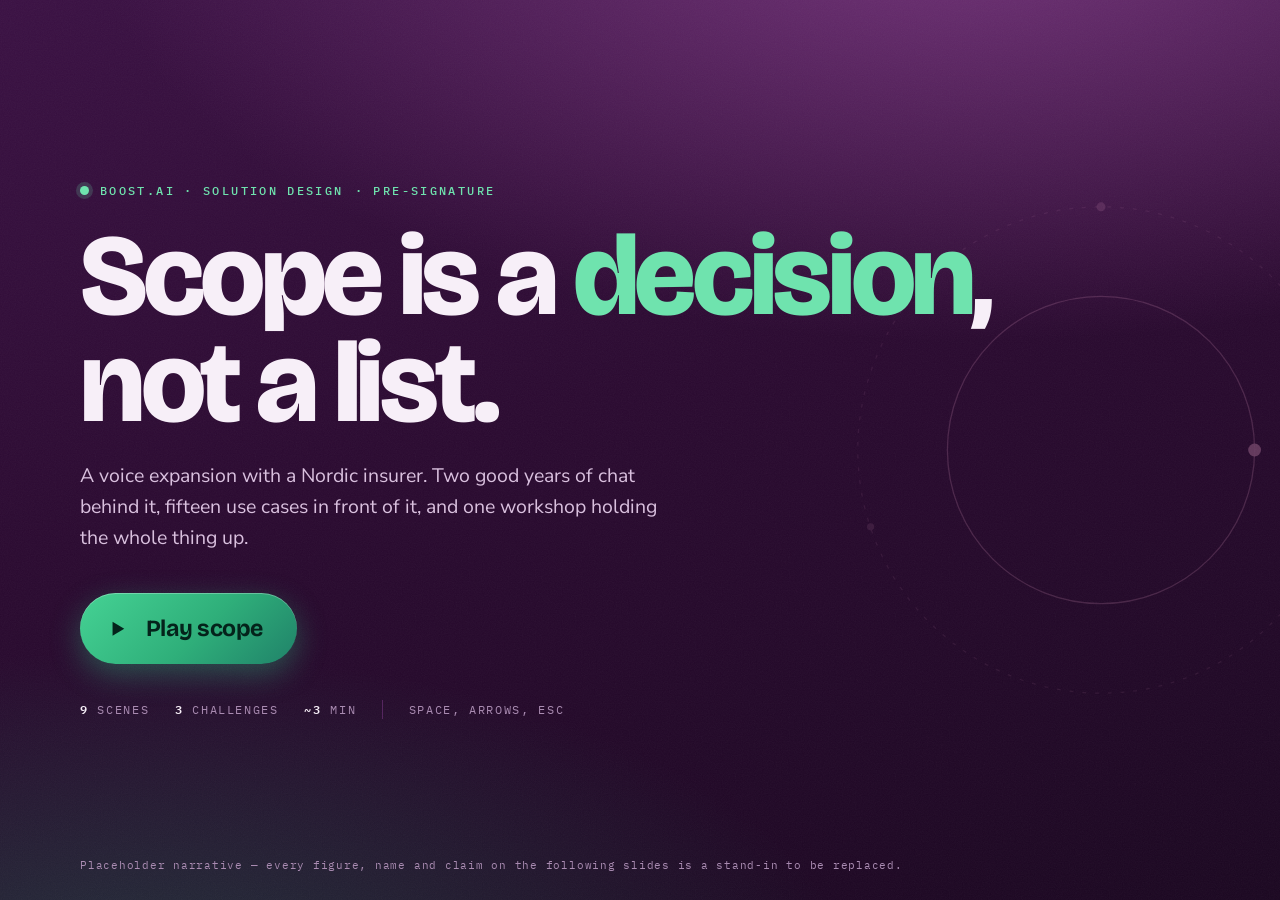
<file: play-scope/index.html>
<!doctype html>
<html lang="en">
<head>
<meta charset="utf-8">
<meta name="viewport" content="width=device-width, initial-scale=1">
<title>Play Scope — boost.ai solution design</title>
<meta name="description" content="An animated explainer on scoping a voice expansion: where the moment breaks, what good looks like, and the North Star it points at.">
<meta name="color-scheme" content="dark light">
<meta name="theme-color" content="#1B0720">
<link rel="icon" href="assets/favicon.svg" type="image/svg+xml">
<meta property="og:type" content="website">
<meta property="og:title" content="Play Scope — boost.ai solution design">
<meta property="og:description" content="Scope is a decision, not a list. An animated explainer in nine scenes.">
<link rel="preload" href="assets/fonts/bricolage-400-800-latin.woff2" as="font" type="font/woff2" crossorigin>
<link rel="preload" href="assets/fonts/nunito-400-700-latin.woff2" as="font" type="font/woff2" crossorigin>
<link rel="preload" href="assets/fonts/plexmono-500-latin.woff2" as="font" type="font/woff2" crossorigin>
<link rel="stylesheet" href="css/fonts.css">
<script>document.documentElement.classList.add("js")</script>
<link rel="stylesheet" href="css/styles.css">
</head>
<body>

<!-- ── Icon sprite ─────────────────────────────────────────── -->
<svg class="sprite" aria-hidden="true" focusable="false"><defs>
  <symbol id="i-play" viewBox="0 0 24 24"><path d="M8 5.5v13l11-6.5z" fill="currentColor"/></symbol>
  <symbol id="i-pause" viewBox="0 0 24 24"><path d="M9 5.5v13M15 5.5v13" stroke="currentColor" stroke-width="2.4" stroke-linecap="round"/></symbol>
  <symbol id="i-prev" viewBox="0 0 24 24"><path d="M15 5.5l-8 6.5 8 6.5z" fill="currentColor"/><path d="M6 5.5v13" stroke="currentColor" stroke-width="2" stroke-linecap="round"/></symbol>
  <symbol id="i-next" viewBox="0 0 24 24"><path d="M9 5.5l8 6.5-8 6.5z" fill="currentColor"/><path d="M18 5.5v13" stroke="currentColor" stroke-width="2" stroke-linecap="round"/></symbol>
  <symbol id="i-restart" viewBox="0 0 24 24" fill="none" stroke="currentColor" stroke-width="2" stroke-linecap="round"><path d="M20 12a8 8 0 1 1-2.6-5.9"/><path d="M20 4v4h-4"/></symbol>
  <symbol id="i-close" viewBox="0 0 24 24" fill="none" stroke="currentColor" stroke-width="2" stroke-linecap="round"><path d="M6 6l12 12M18 6L6 18"/></symbol>
  <symbol id="i-call" viewBox="0 0 24 24" fill="none" stroke="currentColor" stroke-width="1.7" stroke-linecap="round" stroke-linejoin="round"><path d="M5.5 3.5h3l1.5 4-2 1.4a12 12 0 0 0 5.6 5.6l1.4-2 4 1.5v3a2 2 0 0 1-2.2 2A16.5 16.5 0 0 1 3.5 5.7a2 2 0 0 1 2-2.2z"/></symbol>
  <symbol id="i-clock" viewBox="0 0 24 24" fill="none" stroke="currentColor" stroke-width="1.7" stroke-linecap="round"><circle cx="12" cy="12" r="8.5"/><path d="M12 7.2V12l3.2 2"/></symbol>
  <symbol id="i-ask" viewBox="0 0 24 24" fill="none" stroke="currentColor" stroke-width="1.7" stroke-linecap="round" stroke-linejoin="round"><path d="M20 14.5a2.5 2.5 0 0 1-2.5 2.5H9l-4.5 3.5V6.5A2.5 2.5 0 0 1 7 4h10.5A2.5 2.5 0 0 1 20 6.5z"/><path d="M10.4 9.2a2 2 0 1 1 2.6 2.2v1.1"/><path d="M13 14.9v.1"/></symbol>
  <symbol id="i-coin" viewBox="0 0 24 24" fill="none" stroke="currentColor" stroke-width="1.7" stroke-linecap="round"><ellipse cx="12" cy="7" rx="7.5" ry="3.2"/><path d="M4.5 7v10c0 1.8 3.4 3.2 7.5 3.2s7.5-1.4 7.5-3.2V7"/><path d="M4.5 12c0 1.8 3.4 3.2 7.5 3.2s7.5-1.4 7.5-3.2"/></symbol>
  <symbol id="i-seat" viewBox="0 0 24 24" fill="none" stroke="currentColor" stroke-width="1.7" stroke-linecap="round" stroke-linejoin="round"><circle cx="12" cy="8" r="3.4"/><path d="M5 19.5a7 7 0 0 1 14 0"/></symbol>
  <symbol id="i-target" viewBox="0 0 24 24" fill="none" stroke="currentColor" stroke-width="1.7"><circle cx="12" cy="12" r="8.5"/><circle cx="12" cy="12" r="4.8"/><circle cx="12" cy="12" r="1.4" fill="currentColor" stroke="none"/></symbol>
  <symbol id="i-data" viewBox="0 0 24 24" fill="none" stroke="currentColor" stroke-width="1.7" stroke-linecap="round"><ellipse cx="12" cy="5.6" rx="7" ry="2.8"/><path d="M5 5.6v12.8c0 1.5 3.1 2.8 7 2.8s7-1.3 7-2.8V5.6"/><path d="M5 12c0 1.5 3.1 2.8 7 2.8s7-1.3 7-2.8"/></symbol>
  <symbol id="i-grid" viewBox="0 0 24 24" fill="none" stroke="currentColor" stroke-width="1.7" stroke-linecap="round"><path d="M4 4v16h16"/><path d="M4 12h16M12 4v16"/><circle cx="16.5" cy="7.5" r="1.6" fill="currentColor" stroke="none"/></symbol>
  <symbol id="i-pen" viewBox="0 0 24 24" fill="none" stroke="currentColor" stroke-width="1.7" stroke-linecap="round" stroke-linejoin="round"><path d="M16.5 3.5l4 4L8 20H4v-4z"/><path d="M13.5 6.5l4 4"/></symbol>
  <symbol id="i-star" viewBox="0 0 24 24" fill="none" stroke="currentColor" stroke-width="1.6" stroke-linejoin="round"><path d="M12 2.6l2.9 6 6.5.9-4.7 4.6 1.1 6.5-5.8-3.1-5.8 3.1 1.1-6.5L2.6 9.5l6.5-.9z"/></symbol>
  <symbol id="i-note" viewBox="0 0 24 24" fill="none" stroke="currentColor" stroke-width="1.7" stroke-linejoin="round"><path d="M4.5 4.5h15v10l-5 5h-10z"/><path d="M19.5 14.5h-5v5"/></symbol>
  <symbol id="i-check" viewBox="0 0 24 24" fill="none" stroke="currentColor" stroke-width="2.4" stroke-linecap="round" stroke-linejoin="round"><path d="M4.5 12.5l5 5 10-11"/></symbol>
  <symbol id="i-q" viewBox="0 0 24 24" fill="none" stroke="currentColor" stroke-width="1.9" stroke-linecap="round"><path d="M8.8 8.8a3.3 3.3 0 1 1 4.3 3.6v2.1"/><path d="M13 18.2v.1"/></symbol>
  <symbol id="i-arrow" viewBox="0 0 24 24" fill="none" stroke="currentColor" stroke-width="1.9" stroke-linecap="round" stroke-linejoin="round"><path d="M4 12h15"/><path d="M13.5 6.5L19 12l-5.5 5.5"/></symbol>
  <symbol id="i-voice" viewBox="0 0 24 24" fill="none" stroke="currentColor" stroke-width="1.7" stroke-linecap="round"><rect x="9" y="2.8" width="6" height="11" rx="3"/><path d="M5.5 11.5a6.5 6.5 0 0 0 13 0"/><path d="M12 18v3.2"/></symbol>
  <symbol id="i-chat" viewBox="0 0 24 24" fill="none" stroke="currentColor" stroke-width="1.7" stroke-linejoin="round"><path d="M20 13.8a2.6 2.6 0 0 1-2.6 2.6H9l-4.4 3.4V6.4A2.6 2.6 0 0 1 7.2 3.8h10.2A2.6 2.6 0 0 1 20 6.4z"/></symbol>
</defs></svg>

<!-- ── Cover ───────────────────────────────────────────────── -->
<div class="cover night" id="cover">
  <div class="cover-orbit" aria-hidden="true">
    <svg viewBox="0 0 600 600"><g fill="none" stroke="currentColor">
      <circle cx="300" cy="300" r="120" stroke-width="1" opacity=".55"/>
      <circle cx="300" cy="300" r="190" stroke-width="1" opacity=".35" stroke-dasharray="3 7"/>
      <circle cx="300" cy="300" r="262" stroke-width="1" opacity=".22" stroke-dasharray="2 10"/>
      <circle cx="420" cy="300" r="5" fill="currentColor" stroke="none" opacity=".9"/>
      <circle cx="300" cy="110" r="3.5" fill="currentColor" stroke="none" opacity=".6"/>
      <circle cx="120" cy="360" r="2.8" fill="currentColor" stroke="none" opacity=".45"/>
    </g></svg>
  </div>
  <div class="cover-inner wrap">
    <p class="kicker an" style="--i:0"><span class="kicker-mark"></span> boost.ai &middot; solution design <span class="k-3">&middot; pre-signature</span></p>
    <h1 class="cover-title an" style="--i:1">Scope is a <em>decision</em>,<br>not a list.</h1>
    <p class="cover-sub an" style="--i:2">A voice expansion with a Nordic insurer. Two good years of chat behind it, fifteen use cases in front of it, and one workshop holding the whole thing up.</p>
    <button class="play-btn an" id="play-btn" style="--i:3">
      <span class="play-ring" aria-hidden="true"></span>
      <svg class="play-tri" aria-hidden="true"><use href="#i-play"/></svg>
      <span class="play-label">Play scope</span>
    </button>
    <ul class="cover-meta an" style="--i:4">
      <li><b>9</b> scenes</li>
      <li><b>3</b> challenges</li>
      <li><b>~3</b> min</li>
      <li class="cover-meta-hint">Space, arrows, Esc</li>
    </ul>
  </div>
  <p class="cover-foot an" style="--i:5">Placeholder narrative &mdash; every figure, name and claim on the following slides is a stand-in to be replaced.</p>
</div>

<!-- ── Player ──────────────────────────────────────────────── -->
<main class="stage" id="stage" hidden>

  <header class="hud hud-top">
    <div class="hud-brand"><span class="hud-dot"></span> <b>boost</b>.ai <span class="hud-sep">/</span> <span class="hud-doc">Scoping</span></div>
    <div class="hud-chapter" id="hud-chapter">The brief</div>
    <div class="hud-count"><span id="hud-no">01</span><span class="hud-of">/09</span></div>
  </header>

  <div class="scenes" id="scenes">

    <!-- 01 ─ THE BRIEF -->
    <section class="scene" data-dur="11000" data-chapter="The brief">
      <div class="scene-inner">
        <p class="scene-kicker an" style="--i:0"><span class="scene-no">01</span> Where we are</p>
        <h2 class="scene-title an" style="--i:1">Four sentences hold up a whole year of delivery.</h2>
        <div class="brief">
          <ol class="brief-list">
            <li class="rec an" style="--i:2"><span class="rec-ic"><svg><use href="#i-chat"/></svg></span><span class="rec-b"><b>Chat has run well for two years.</b><span class="rec-m">Proven &middot; measured &middot; trusted</span></span></li>
            <li class="rec an" style="--i:3"><span class="rec-ic"><svg><use href="#i-voice"/></svg></span><span class="rec-b"><b>Voice is the expansion.</b><span class="rec-m">New channel &middot; new failure modes</span></span></li>
            <li class="rec rec--ghost an" style="--i:4"><span class="rec-ic"><svg><use href="#i-q"/></svg></span><span class="rec-b"><b>&ldquo;Significant automation in year one.&rdquo;</b><span class="rec-m">Verbal &middot; from sales &middot; no number attached</span></span><span class="stamp">unquantified</span></li>
            <li class="rec rec--ghost an" style="--i:5"><span class="rec-ic"><svg><use href="#i-seat"/></svg></span><span class="rec-b"><b>Scope set in one workshop.</b><span class="rec-m">Digital team only &middot; no contact centre</span></span><span class="stamp stamp--alt">one room</span></li>
          </ol>
          <figure class="cases an" style="--i:6">
            <figcaption class="cases-cap">15 voice use cases selected</figcaption>
            <div class="cases-grid" id="cases-grid" aria-hidden="true"></div>
            <p class="cases-note">Selected on the strength of a conversation, not a curve.</p>
          </figure>
        </div>
      </div>
    </section>

    <!-- 02 ─ WHAT WE KNOW -->
    <section class="scene" data-dur="11000" data-chapter="What we know">
      <div class="scene-inner">
        <p class="scene-kicker an" style="--i:0"><span class="scene-no">02</span> What we know</p>
        <h2 class="scene-title an" style="--i:1">Three numbers we can act on. One we can&rsquo;t.</h2>
        <div class="stats">
          <div class="stat an" style="--i:2">
            <span class="stat-ic"><svg><use href="#i-call"/></svg></span>
            <p class="stat-v"><span class="count" data-to="310" data-suffix="k">0</span></p>
            <p class="stat-l">calls a month</p>
            <p class="stat-s">Telephony platform &middot; rolling 12&nbsp;mo</p>
          </div>
          <div class="stat an" style="--i:3">
            <span class="stat-ic"><svg><use href="#i-clock"/></svg></span>
            <p class="stat-v"><span class="count" data-to="22" data-suffix="%">0</span></p>
            <p class="stat-l">arrive outside opening hours</p>
            <p class="stat-s">Today: a recorded message</p>
            <div class="stat-bar" aria-hidden="true"><span style="--w:22%"></span></div>
          </div>
          <div class="stat an" style="--i:4">
            <span class="stat-ic"><svg><use href="#i-ask"/></svg></span>
            <p class="stat-v"><span class="count" data-to="41" data-suffix="%">0</span></p>
            <p class="stat-l">land in &ldquo;General enquiries&rdquo;</p>
            <p class="stat-s">No intent data underneath</p>
            <div class="stat-bar" aria-hidden="true"><span style="--w:41%"></span></div>
          </div>
          <div class="stat stat--ghost an" style="--i:5">
            <span class="stat-ic"><svg><use href="#i-coin"/></svg></span>
            <p class="stat-v"><span class="stat-cur">NOK</span> <span class="count" data-to="42">0</span></p>
            <p class="stat-l">claimed cost per call</p>
            <p class="stat-s stat-s--flag"><svg class="mini"><use href="#i-q"/></svg> no source shared</p>
          </div>
        </div>
        <p class="scene-foot an" style="--i:6">Every business case downstream multiplies by that fourth tile. It is the one number nobody can point at.</p>
      </div>
    </section>

    <!-- 03 ─ CHALLENGE 1 · THE ROOM -->
    <section class="scene scene--c1" data-dur="12000" data-chapter="Challenge 01 &middot; The room">
      <div class="scene-inner">
        <p class="scene-kicker an" style="--i:0"><span class="scene-no">03</span> <span class="ch ch--1">Challenge 01</span> Where it breaks</p>
        <h2 class="scene-title an" style="--i:1">The scope was written by the people who don&rsquo;t take the calls.</h2>
        <div class="room-wrap">
          <figure class="room-fig">
          <div class="room an" style="--i:2">
            <div class="room-table"><span>one workshop</span></div>
            <ul class="room-seats" id="room-seats"></ul>
          </div>
          <figcaption class="room-tally an" style="--i:5"><b>4</b> of <b>8</b> chairs filled</figcaption>
          </figure>
          <div class="room-side">
            <p class="lead an" style="--i:6">Four chairs were filled. Four were empty, and the empty ones hold the operational truth: what actually gets asked, when it spikes, what a repeat call costs, and what legal will not let a bot say.</p>
            <p class="pull an" style="--i:7">310,000 calls a month, and nobody in the room had heard one.</p>
          </div>
        </div>
      </div>
    </section>

    <!-- 04 ─ CHALLENGE 1 · MEASURE + DATA -->
    <section class="scene scene--c1" data-dur="13000" data-chapter="Challenge 01 &middot; What we can't measure">
      <div class="scene-inner">
        <p class="scene-kicker an" style="--i:0"><span class="scene-no">04</span> <span class="ch ch--1">Challenge 01</span> The other two gaps</p>
        <h2 class="scene-title an" style="--i:1">No target to hit, and only our own half of the map.</h2>
        <div class="duo">

          <article class="panel an" style="--i:2">
            <p class="panel-k"><svg class="mini"><use href="#i-target"/></svg> Gap 02 &middot; the outcome</p>
            <div class="gauge" aria-hidden="true">
              <svg viewBox="0 0 200 130">
                <path class="g-track" d="M18 104a82 82 0 0 1 164 0"/>
                <path class="g-fill" d="M18 104a82 82 0 0 1 164 0"/>
                <g class="g-ticks"><path d="M18 104h10M100 22v10M182 104h-10"/></g>
                <text class="g-lo" x="18" y="122">?</text><text class="g-hi" x="182" y="122">?</text>
                <circle class="g-hub" cx="100" cy="104" r="6"/>
                <line class="g-needle" x1="100" y1="104" x2="100" y2="40"/>
              </svg>
              <p class="gauge-cap">&ldquo;significant&rdquo;</p>
            </div>
            <p class="panel-b">A word is not a target. Nothing here says <i>which</i> calls, by <i>when</i>, against <i>what baseline</i> &mdash; or how use case sixteen gets in once the ink is dry.</p>
            <ul class="fix">
              <li class="an" style="--i:5"><svg class="mini"><use href="#i-check"/></svg> One primary number, dated and owned</li>
              <li class="an" style="--i:6"><svg class="mini"><use href="#i-check"/></svg> A baseline measured before go-live</li>
              <li class="an" style="--i:7"><svg class="mini"><use href="#i-check"/></svg> A standing intake for use case 16</li>
            </ul>
          </article>

          <article class="panel an" style="--i:3">
            <p class="panel-k"><svg class="mini"><use href="#i-data"/></svg> Gap 03 &middot; the data horizon</p>
            <div class="horizon" aria-hidden="true">
              <svg viewBox="0 0 300 226">
                <circle class="h-outer" cx="150" cy="118" r="94"/>
                <circle class="h-inner" cx="150" cy="118" r="40"/>
                <text class="h-in-l" x="150" y="114">chat</text>
                <text class="h-in-l h-in-s" x="150" y="131">2 years</text>
                <text class="h-out-l" x="150" y="12">the customer&rsquo;s reality</text>
              </svg>
              <ul class="h-chips">
                <li class="an" style="--i:6">IVR paths</li><li class="an" style="--i:7">WFM peaks</li>
                <li class="an" style="--i:8">Claims backlog</li><li class="an" style="--i:9">Agent desktop</li>
                <li class="an" style="--i:10">NPS verbatims</li><li class="an" style="--i:11">Repeat-call rate</li>
              </ul>
            </div>
            <p class="panel-b">We are scoping voice from the one dataset we happen to own. The calls that matter most are the ones chat never saw.</p>
          </article>

        </div>
      </div>
    </section>

    <!-- 05 ─ CHALLENGE 2 · THE GRID -->
    <section class="scene scene--c2" data-dur="16000" data-chapter="Challenge 02 &middot; The grid">
      <div class="scene-inner scene-inner--wide">
        <p class="scene-kicker an" style="--i:0"><span class="scene-no">05</span> <span class="ch ch--2">Challenge 02</span> What good looks like</p>
        <h2 class="scene-title an" style="--i:1">Put all fifteen on one grid and let the grid argue.</h2>
        <div class="grid-wrap">
          <figure class="plot an" style="--i:2">
            <div class="plot-y">Cost to serve <svg class="mini"><use href="#i-arrow"/></svg></div>
            <div class="plot-col">
            <div class="plot-box">
              <svg class="plot-svg" viewBox="0 0 100 100" preserveAspectRatio="none" aria-hidden="true">
                <rect class="q q-tr" x="50" y="0" width="50" height="50"/>
                <rect class="q q-br" x="50" y="50" width="50" height="50"/>
                <rect class="q q-tl" x="0" y="0" width="50" height="50"/>
                <rect class="q q-bl" x="0" y="50" width="50" height="50"/>
                <g class="plot-rules"><path d="M50 0v100M0 50h100"/></g>
              </svg>
              <span class="q-lab q-lab--tl">Assist the agent</span>
              <span class="q-lab q-lab--tr q-lab--hot">Wave 1 &middot; automate</span>
              <span class="q-lab q-lab--bl">Park, with a date</span>
              <span class="q-lab q-lab--br">Wave 2 &middot; deflect</span>
              <div class="dots" id="dots"></div>
            </div>
            <div class="plot-x">Call volume <svg class="mini"><use href="#i-arrow"/></svg></div>
            <div class="plot-scale"><span>Low</span><span>High</span></div>
            </div>
          </figure>
          <div class="grid-side">
            <p class="lead an" style="--i:3">Two axes the customer already has numbers for. Volume from telephony, cost to serve from finance &mdash; sourced, not claimed.</p>
            <ul class="wave-list" id="wave-list"></ul>
            <p class="pull pull--sm an" style="--i:9">Fifteen became four. The other eleven get a date, not a no.</p>
          </div>
        </div>
      </div>
    </section>

    <!-- 06 ─ CHALLENGE 2 · SIGN-OFF -->
    <section class="scene scene--c2" data-dur="12000" data-chapter="Challenge 02 &middot; Sign-off">
      <div class="scene-inner">
        <p class="scene-kicker an" style="--i:0"><span class="scene-no">06</span> <span class="ch ch--2">Challenge 02</span> Bought in, not just briefed</p>
        <h2 class="scene-title an" style="--i:1">Scope isn&rsquo;t scoped until the people who own the number sign the number.</h2>
        <ul class="signs" id="signs"></ul>
        <p class="scene-foot an" style="--i:8">Same grid, second workshop, full room. Each name signs one line: the use cases in wave one, the baseline, and the date the number is read back.</p>
      </div>
    </section>

    <!-- 07 ─ CHALLENGE 3 · NORTH STAR -->
    <section class="scene scene--c3" data-dur="14000" data-chapter="Challenge 03 &middot; The North Star">
      <div class="scene-inner">
        <p class="scene-kicker an" style="--i:0"><span class="scene-no">07</span> <span class="ch ch--3">Challenge 03</span> What it all points at</p>
        <h2 class="scene-title an" style="--i:1">We already know the North Star. We just haven&rsquo;t said it out loud.</h2>
        <div class="ns">
          <div class="ns-star an" style="--i:2" aria-hidden="true">
            <svg viewBox="0 0 240 240">
              <g class="ns-rays"><path d="M120 14V2M120 226v12M14 120H2M226 120h12M46.5 46.5l-9.9-9.9M193.5 193.5l9.9 9.9M193.5 46.5l9.9-9.9M46.5 193.5l-9.9 9.9"/></g>
              <path class="ns-poly" d="M120 34l24 52 57 8-41 40 10 57-50-27-50 27 10-57-41-40 57-8z"/>
              <circle class="ns-core" cx="120" cy="120" r="9"/>
            </svg>
          </div>
          <blockquote class="ns-quote an" style="--i:3">
            <p>&ldquo;Any call a customer shouldn&rsquo;t have to make, they don&rsquo;t &mdash; and any call they should, gets a human who already knows why.&rdquo;</p>
            <cite>Placeholder North Star &mdash; to be written with the customer, in their words</cite>
          </blockquote>
        </div>
        <div class="trace" id="trace"></div>
      </div>
    </section>

    <!-- 08 ─ THE ASK -->
    <section class="scene" data-dur="13000" data-chapter="The ask">
      <div class="scene-inner">
        <p class="scene-kicker an" style="--i:0"><span class="scene-no">08</span> Outcome</p>
        <h2 class="scene-title an" style="--i:1">One ask per post-it. What you need &middot; which team you&rsquo;re asking.</h2>
        <ul class="notes" id="notes"></ul>
      </div>
    </section>

    <!-- 09 ─ CLOSING -->
    <section class="scene scene--end night" data-dur="14000" data-chapter="Close">
      <div class="end-orbit" aria-hidden="true"><svg viewBox="0 0 600 600"><g fill="none" stroke="currentColor"><circle cx="300" cy="300" r="150" stroke-width="1" opacity=".4" stroke-dasharray="2 9"/><circle cx="300" cy="300" r="240" stroke-width="1" opacity=".22" stroke-dasharray="2 12"/></g></svg></div>
      <div class="scene-inner end-inner">
        <p class="kicker an" style="--i:0"><span class="kicker-mark"></span> 09 &middot; and so</p>
        <h2 class="end-title an" style="--i:1">Fifteen use cases is an inventory.<br><em>Four, signed, against a number</em> is a scope.</h2>
        <ul class="end-cols">
          <li class="an" style="--i:2"><b>01</b> Fill the empty chairs before the ink dries.</li>
          <li class="an" style="--i:3"><b>02</b> Rank on volume &times; cost, sourced from their systems.</li>
          <li class="an" style="--i:4"><b>03</b> Point every wave at one North Star, out loud.</li>
        </ul>
        <p class="end-ns an" style="--i:5"><svg class="mini"><use href="#i-star"/></svg> Any call a customer shouldn&rsquo;t have to make, they don&rsquo;t.</p>
        <div class="end-acts an" style="--i:6">
          <button class="end-btn" data-act="restart"><svg class="mini"><use href="#i-restart"/></svg> Play again</button>
          <button class="end-btn end-btn--ghost" data-act="exit"><svg class="mini"><use href="#i-close"/></svg> Back to cover</button>
        </div>
      </div>
    </section>

  </div>

  <!-- ── Controls ─────────────────────────────────────────── -->
  <footer class="hud hud-bottom">
    <div class="rail" id="rail" role="tablist" aria-label="Scenes"></div>
    <div class="ctrls">
      <button class="ctrl" data-act="prev" aria-label="Previous scene"><svg><use href="#i-prev"/></svg></button>
      <button class="ctrl ctrl--main" data-act="toggle" id="toggle" aria-label="Pause"><svg><use href="#i-pause"/></svg></button>
      <button class="ctrl" data-act="next" aria-label="Next scene"><svg><use href="#i-next"/></svg></button>
      <span class="ctrl-sep"></span>
      <button class="ctrl" data-act="restart" aria-label="Restart"><svg><use href="#i-restart"/></svg></button>
      <button class="ctrl" data-act="exit" aria-label="Back to cover"><svg><use href="#i-close"/></svg></button>
    </div>
  </footer>

</main>

<script src="js/scope.js"></script>
</body>
</html>
</file>
<file: play-scope/css/fonts.css>
/* ── Fonts, vendored (SIL Open Font License 1.1) ──────────────
   Bricolage Grotesque · Nunito Sans · IBM Plex Mono
   Subset to latin + latin-ext. See NOTICE.md for licences.
   ──────────────────────────────────────────────────────────── */
@font-face {
  font-family: "Bricolage Grotesque";
  font-style: normal;
  font-weight: 400 800;
  font-display: swap;
  src: url("../assets/fonts/bricolage-400-800-latin-ext.woff2") format("woff2");
  unicode-range: U+0100-02BA, U+02BD-02C5, U+02C7-02CC, U+02CE-02D7, U+02DD-02FF, U+0304, U+0308, U+0329, U+1D00-1DBF, U+1E00-1E9F, U+1EF2-1EFF, U+2020, U+20A0-20AB, U+20AD-20C0, U+2113, U+2C60-2C7F, U+A720-A7FF;
}
@font-face {
  font-family: "Bricolage Grotesque";
  font-style: normal;
  font-weight: 400 800;
  font-display: swap;
  src: url("../assets/fonts/bricolage-400-800-latin.woff2") format("woff2");
  unicode-range: U+0000-00FF, U+0131, U+0152-0153, U+02BB-02BC, U+02C6, U+02DA, U+02DC, U+0304, U+0308, U+0329, U+2000-206F, U+20AC, U+2122, U+2191, U+2193, U+2212, U+2215, U+FEFF, U+FFFD;
}
@font-face {
  font-family: "Nunito Sans";
  font-style: normal;
  font-weight: 400 700;
  font-display: swap;
  src: url("../assets/fonts/nunito-400-700-latin-ext.woff2") format("woff2");
  unicode-range: U+0100-02BA, U+02BD-02C5, U+02C7-02CC, U+02CE-02D7, U+02DD-02FF, U+0304, U+0308, U+0329, U+1D00-1DBF, U+1E00-1E9F, U+1EF2-1EFF, U+2020, U+20A0-20AB, U+20AD-20C0, U+2113, U+2C60-2C7F, U+A720-A7FF;
}
@font-face {
  font-family: "Nunito Sans";
  font-style: normal;
  font-weight: 400 700;
  font-display: swap;
  src: url("../assets/fonts/nunito-400-700-latin.woff2") format("woff2");
  unicode-range: U+0000-00FF, U+0131, U+0152-0153, U+02BB-02BC, U+02C6, U+02DA, U+02DC, U+0304, U+0308, U+0329, U+2000-206F, U+20AC, U+2122, U+2191, U+2193, U+2212, U+2215, U+FEFF, U+FFFD;
}
@font-face {
  font-family: "IBM Plex Mono";
  font-style: normal;
  font-weight: 400;
  font-display: swap;
  src: url("../assets/fonts/plexmono-400-latin-ext.woff2") format("woff2");
  unicode-range: U+0100-02BA, U+02BD-02C5, U+02C7-02CC, U+02CE-02D7, U+02DD-02FF, U+0304, U+0308, U+0329, U+1D00-1DBF, U+1E00-1E9F, U+1EF2-1EFF, U+2020, U+20A0-20AB, U+20AD-20C0, U+2113, U+2C60-2C7F, U+A720-A7FF;
}
@font-face {
  font-family: "IBM Plex Mono";
  font-style: normal;
  font-weight: 400;
  font-display: swap;
  src: url("../assets/fonts/plexmono-400-latin.woff2") format("woff2");
  unicode-range: U+0000-00FF, U+0131, U+0152-0153, U+02BB-02BC, U+02C6, U+02DA, U+02DC, U+0304, U+0308, U+0329, U+2000-206F, U+20AC, U+2122, U+2191, U+2193, U+2212, U+2215, U+FEFF, U+FFFD;
}
@font-face {
  font-family: "IBM Plex Mono";
  font-style: normal;
  font-weight: 500;
  font-display: swap;
  src: url("../assets/fonts/plexmono-500-latin-ext.woff2") format("woff2");
  unicode-range: U+0100-02BA, U+02BD-02C5, U+02C7-02CC, U+02CE-02D7, U+02DD-02FF, U+0304, U+0308, U+0329, U+1D00-1DBF, U+1E00-1E9F, U+1EF2-1EFF, U+2020, U+20A0-20AB, U+20AD-20C0, U+2113, U+2C60-2C7F, U+A720-A7FF;
}
@font-face {
  font-family: "IBM Plex Mono";
  font-style: normal;
  font-weight: 500;
  font-display: swap;
  src: url("../assets/fonts/plexmono-500-latin.woff2") format("woff2");
  unicode-range: U+0000-00FF, U+0131, U+0152-0153, U+02BB-02BC, U+02C6, U+02DA, U+02DC, U+0304, U+0308, U+0329, U+2000-206F, U+20AC, U+2122, U+2191, U+2193, U+2212, U+2215, U+FEFF, U+FFFD;
}
@font-face {
  font-family: "IBM Plex Mono";
  font-style: normal;
  font-weight: 600;
  font-display: swap;
  src: url("../assets/fonts/plexmono-600-latin-ext.woff2") format("woff2");
  unicode-range: U+0100-02BA, U+02BD-02C5, U+02C7-02CC, U+02CE-02D7, U+02DD-02FF, U+0304, U+0308, U+0329, U+1D00-1DBF, U+1E00-1E9F, U+1EF2-1EFF, U+2020, U+20A0-20AB, U+20AD-20C0, U+2113, U+2C60-2C7F, U+A720-A7FF;
}
@font-face {
  font-family: "IBM Plex Mono";
  font-style: normal;
  font-weight: 600;
  font-display: swap;
  src: url("../assets/fonts/plexmono-600-latin.woff2") format("woff2");
  unicode-range: U+0000-00FF, U+0131, U+0152-0153, U+02BB-02BC, U+02C6, U+02DA, U+02DC, U+0304, U+0308, U+0329, U+2000-206F, U+20AC, U+2122, U+2191, U+2193, U+2212, U+2215, U+FEFF, U+FFFD;
}
</file>
<file: play-scope/css/styles.css>
/* ═══════════════════════════════════════════════════════════════
   PLAY SCOPE — boost.ai solution design explainer
   Document typography borrowed from the record: Bricolage Grotesque
   display, IBM Plex Mono labels, Nunito Sans (boost's own face) for
   reading. Solid cards for what exists, dashed ghost slots for what
   is missing. Purple "night" bookends the paper.
   ═══════════════════════════════════════════════════════════════ */

/* ── Tokens ─────────────────────────────────────────────────── */
:root {
  color-scheme: light;

  /* boost.ai brand */
  --purple:        #59195D;
  --purple-2:      #3E1241;
  --purple-3:      #7A2C80;
  --purple-4:      #9B4BA1;
  --teal:          #208269;
  --teal-2:        #2FAF7A;
  --teal-3:        #45D294;
  --pink:          #E383B7;
  --pink-2:        #D271A5;
  --ochre:         #D5B000;
  --ochre-ink:     #8A7200;
  --orange:        #EF8B00;

  /* paper */
  --page:          #F8F2F9;
  --surface:       #FFFFFF;
  --surface-tint:  #F1E7F2;
  --surface-brand: #EFE1F1;
  --surface-teal:  #DFF2E8;

  --ink:           #2A0E2E;
  --ink-2:         #55405A;
  --ink-3:         #71627A;   /* 5.2:1 on paper — every caption and source line */

  --ghost:         #A88FAC;   /* dashed outlines of what is missing */
  --ghost-ink:     #6E5C72;

  --rule:          #E8DAEA;
  --rule-strong:   #CBB2CE;
  --grid-line:     #ECE0EE;

  /* fixed night palette for cover + close */
  --night:         #2A0930;
  --night-2:       #1A0620;
  --night-surface: #3D1246;
  --night-ink:     #F7EFF8;
  --night-ink-2:   #D9C0DE;
  --night-ink-3:   #A98BB1;
  --night-rule:    #55265F;
  --night-mint:    #6FE3AE;
  --night-pink:    #E9A0C8;

  --on-brand:      #FFFFFF;

  --shadow-sm: 0 1px 2px rgba(30,14,34,.05), 0 2px 10px rgba(30,14,34,.05);
  --shadow-md: 0 2px 4px rgba(30,14,34,.06), 0 14px 36px rgba(30,14,34,.10);
  --shadow-lg: 0 10px 24px rgba(30,14,34,.10), 0 30px 70px rgba(30,14,34,.14);

  --display: "Bricolage Grotesque", "Arial Black", system-ui, sans-serif;
  --sans:    "Nunito Sans", system-ui, -apple-system, "Segoe UI", sans-serif;
  --mono:    "IBM Plex Mono", ui-monospace, "SF Mono", Menlo, Consolas, monospace;

  --wrap: 70rem;
  --ease: cubic-bezier(.22, .61, .36, 1);
  --snap: cubic-bezier(.34, 1.30, .50, 1);

  --grain: url("data:image/svg+xml;utf8,<svg xmlns='http://www.w3.org/2000/svg' width='160' height='160'><filter id='n'><feTurbulence type='fractalNoise' baseFrequency='0.85' numOctaves='2' stitchTiles='stitch'/><feColorMatrix type='saturate' values='0'/></filter><rect width='100%25' height='100%25' filter='url(%23n)'/></svg>");
}

/* ── Reset ──────────────────────────────────────────────────── */
*, *::before, *::after { box-sizing: border-box; }
* { margin: 0; }
[hidden] { display: none !important; }
html { -webkit-text-size-adjust: 100%; }

body {
  background: var(--night);
  color: var(--ink);
  font-family: var(--sans);
  font-size: 1.0625rem;
  line-height: 1.62;
  -webkit-font-smoothing: antialiased;
  overflow: hidden;
  overscroll-behavior: none;
}
img, svg { display: block; max-width: 100%; }
button { font: inherit; color: inherit; background: none; border: 0; cursor: pointer; }
ul, ol { list-style: none; padding: 0; }
.sprite { position: absolute; width: 0; height: 0; overflow: hidden; }
.mini { width: 1em; height: 1em; flex: none; }

:focus-visible { outline: 2px solid var(--teal-2); outline-offset: 3px; border-radius: 4px; }
.night :focus-visible { outline-color: var(--night-mint); }

.wrap { width: min(var(--wrap), calc(100% - 3rem)); margin-inline: auto; }

/* ── Typography ─────────────────────────────────────────────── */
h1, h2, h3 {
  font-family: var(--display);
  font-optical-sizing: auto;
  font-weight: 700;
  line-height: 1.05;
  letter-spacing: -.022em;
}

.kicker {
  display: flex; align-items: center; gap: .7rem;
  font-family: var(--mono); font-weight: 500;
  font-size: .74rem; letter-spacing: .2em; text-transform: uppercase;
  color: var(--night-mint);
  margin-bottom: 1.4rem;
}
.kicker-mark {
  width: .55rem; height: .55rem; border-radius: 999px;
  background: var(--night-mint);
  box-shadow: 0 0 0 4px rgba(111,227,174,.18);
  animation: pulse 2.6s var(--ease) infinite;
}
@keyframes pulse { 0%,100% { box-shadow: 0 0 0 4px rgba(111,227,174,.18); } 50% { box-shadow: 0 0 0 9px rgba(111,227,174,0); } }

.lead { font-size: 1.02rem; line-height: 1.62; color: var(--ink-2); max-width: 44ch; }
.pull {
  font-family: var(--display); font-weight: 600;
  font-size: clamp(1.15rem, 2.1vw, 1.5rem); line-height: 1.24;
  letter-spacing: -.015em; color: var(--purple);
  border-left: 3px solid var(--pink); padding-left: 1rem;
  margin-top: 1.6rem; max-width: 26ch;
}
.pull--sm { font-size: clamp(1rem, 1.7vw, 1.22rem); }

/* ── Night surface + grain ──────────────────────────────────── */
.night {
  position: relative;
  background:
    radial-gradient(ellipse 115% 80% at 76% -10%, rgba(155,75,161,.62), transparent 60%),
    radial-gradient(ellipse 90% 62% at 10% 112%, rgba(47,175,122,.26), transparent 64%),
    linear-gradient(165deg, #3A1043 0%, var(--night) 45%, var(--night-2) 100%);
  color: var(--night-ink);
}
.night::after {
  content: ""; position: absolute; inset: 0;
  background-image: var(--grain); opacity: .055;
  pointer-events: none; z-index: 1;
}
.night > * { position: relative; z-index: 2; }

/* ═══ COVER ═════════════════════════════════════════════════ */
.cover {
  position: fixed; inset: 0; z-index: 40;
  display: grid; align-content: center;
  padding: 3rem 0;
  overflow: hidden;
  transition: opacity .5s var(--ease), transform .5s var(--ease);
}
.cover.is-out { opacity: 0; transform: scale(1.035); pointer-events: none; }

.cover-orbit {
  position: absolute; right: max(-14rem, -16vw); top: 50%;
  width: clamp(30rem, 60vw, 58rem); aspect-ratio: 1;
  transform: translateY(-50%);
  color: var(--night-pink); opacity: .34; z-index: 1;
  -webkit-mask-image: radial-gradient(circle at 50% 50%, #000 34%, transparent 72%);
          mask-image: radial-gradient(circle at 50% 50%, #000 34%, transparent 72%);
  animation: spin 90s linear infinite;
}
.cover-orbit svg { width: 100%; height: 100%; }
@keyframes spin { to { transform: translateY(-50%) rotate(360deg); } }

.cover-inner { position: relative; z-index: 2; }

.cover-title {
  font-size: clamp(2.9rem, 9.4vw, 7.2rem);
  font-weight: 800; line-height: .93; letter-spacing: -.038em;
  color: var(--night-ink); margin-bottom: 1.4rem; text-wrap: balance;
}
.cover-title em { font-style: normal; color: var(--night-mint); }

.cover-sub {
  font-size: clamp(1.02rem, 1.9vw, 1.22rem); line-height: 1.6;
  color: var(--night-ink-2); max-width: 50ch; margin-bottom: 2.5rem;
}

/* the button everything hangs on */
.play-btn {
  position: relative;
  display: inline-flex; align-items: center; gap: 1rem;
  padding: 1.05rem 2.1rem 1.05rem 1.5rem;
  border-radius: 999px;
  background: linear-gradient(135deg, var(--teal-3), var(--teal-2) 55%, var(--teal));
  color: #04231B;
  box-shadow: 0 10px 30px rgba(47,175,122,.42), inset 0 1px 0 rgba(255,255,255,.28);
  transition: transform .22s var(--snap), box-shadow .22s var(--ease), gap .22s var(--ease);
}
.play-btn:hover { transform: translateY(-2px) scale(1.02); gap: 1.3rem; box-shadow: 0 16px 40px rgba(47,175,122,.55), inset 0 1px 0 rgba(255,255,255,.28); }
.play-btn:active { transform: translateY(0) scale(.99); }
.play-tri { width: 1.6rem; height: 1.6rem; }
.play-label { font-family: var(--display); font-weight: 700; font-size: clamp(1.1rem, 2.2vw, 1.45rem); letter-spacing: -.015em; }
.play-ring {
  position: absolute; inset: -6px; border-radius: 999px;
  border: 1.5px solid var(--teal-3); opacity: 0;
  animation: ring 3s var(--ease) infinite;
}
@keyframes ring {
  0%   { transform: scale(.96); opacity: .8; }
  70%  { transform: scale(1.12); opacity: 0; }
  100% { transform: scale(1.12); opacity: 0; }
}

.cover-meta {
  display: flex; flex-wrap: wrap; gap: 1.6rem; margin-top: 2.2rem;
  font-family: var(--mono); font-size: .74rem; letter-spacing: .14em;
  text-transform: uppercase; color: var(--night-ink-3);
}
.cover-meta b { color: var(--night-ink); font-weight: 600; }
.cover-meta-hint { padding-left: 1.6rem; border-left: 1px solid var(--night-rule); }

.cover-foot {
  position: absolute; left: 0; right: 0; bottom: 1.6rem; z-index: 2;
  width: min(var(--wrap), calc(100% - 3rem)); margin-inline: auto;
  font-family: var(--mono); font-size: .68rem; letter-spacing: .07em;
  color: var(--night-ink-3);
}

/* ═══ STAGE ═════════════════════════════════════════════════ */
.stage {
  position: fixed; inset: 0; z-index: 10;
  display: grid; grid-template-rows: auto 1fr auto;
  background:
    radial-gradient(ellipse 80% 55% at 88% 4%, rgba(155,75,161,.055), transparent 60%),
    var(--page);
  transition: background .45s var(--ease);
}

/* The bookend scenes are dark, so the chrome goes with them rather than
   sitting there as two bright bands across a night slide. */
.stage.is-night { background: var(--night); }
.stage.is-night .hud { color: var(--night-ink-3); }
.stage.is-night .hud-top, .stage.is-night .hud-bottom { border-color: var(--night-rule); }
.stage.is-night .hud-brand { color: var(--night-ink-2); }
.stage.is-night .hud-brand b { color: var(--night-ink); }
.stage.is-night .hud-dot { background: var(--night-mint); }
.stage.is-night .hud-chapter { color: var(--night-ink-2); }
.stage.is-night .hud-count { color: var(--night-ink); }
.stage.is-night .hud-of { color: var(--night-ink-3); }
.stage.is-night .rail-seg { background: var(--night-rule); }
.stage.is-night .rail-seg::after { background: var(--night-mint); }
.stage.is-night .rail-seg.is-done::after { background: #7E4C89; }
.stage.is-night .rail-seg.is-live::after { background: var(--night-mint); }
.stage.is-night .ctrl { background: transparent; border-color: var(--night-rule); color: var(--night-ink-2); }
.stage.is-night .ctrl:hover { color: var(--night-ink); border-color: var(--night-mint); }
.stage.is-night .ctrl--main { background: var(--night-mint); color: #06231A; border-color: var(--night-mint); box-shadow: 0 4px 14px rgba(111,227,174,.26); }
.stage.is-night .ctrl-sep { background: var(--night-rule); }

/* ── HUD ────────────────────────────────────────────────────── */
.hud {
  position: relative; z-index: 20;
  width: min(96rem, calc(100% - 2.5rem)); margin-inline: auto;
  display: flex; align-items: center; gap: 1rem;
  font-family: var(--mono); font-size: .7rem;
  letter-spacing: .14em; text-transform: uppercase; color: var(--ink-3);
}
.hud-top { padding: 1rem 0 .85rem; border-bottom: 1px solid var(--rule); }
.hud-brand { display: flex; align-items: center; gap: .45rem; color: var(--ink-2); letter-spacing: .1em; }
.hud-brand b { color: var(--purple); font-weight: 700; }
.hud-dot { width: .5rem; height: .5rem; border-radius: 999px; background: var(--purple); flex: none; }
.hud-sep { color: var(--rule-strong); }
.hud-chapter {
  margin-inline: auto; text-align: center; color: var(--ink-2);
  letter-spacing: .18em; transition: opacity .3s var(--ease);
  overflow: hidden; text-overflow: ellipsis; white-space: nowrap;
}
.hud-count { color: var(--ink); font-weight: 600; font-variant-numeric: tabular-nums; }
.hud-of { color: var(--ink-3); font-weight: 400; }

.hud-bottom { padding: .9rem 0 1.15rem; border-top: 1px solid var(--rule); display: block; }

.rail { display: flex; gap: .3rem; margin-bottom: .85rem; }
.rail-seg {
  flex: 1; height: 3px; border-radius: 999px; background: var(--rule);
  overflow: hidden; padding: 0; position: relative;
}
.rail-seg::after {
  content: ""; position: absolute; inset: 0; transform-origin: left;
  transform: scaleX(var(--p, 0)); background: var(--purple);
  border-radius: 999px;
}
.rail-seg.is-done::after { transform: scaleX(1); background: var(--rule-strong); }
.rail-seg:hover { background: var(--surface-brand); }
.rail-seg.is-live::after { background: linear-gradient(90deg, var(--purple), var(--purple-3)); }

.ctrls { display: flex; align-items: center; justify-content: center; gap: .5rem; }
.ctrl {
  display: grid; place-items: center;
  width: 2.35rem; height: 2.35rem; border-radius: 999px;
  color: var(--ink-2); border: 1px solid var(--rule);
  background: var(--surface);
  transition: color .18s var(--ease), border-color .18s var(--ease), transform .18s var(--snap);
}
.ctrl svg { width: 1.1rem; height: 1.1rem; }
.ctrl:hover { color: var(--purple); border-color: var(--rule-strong); transform: translateY(-1px); }
.ctrl--main {
  width: 2.9rem; height: 2.9rem;
  background: var(--purple); color: var(--on-brand); border-color: var(--purple);
  box-shadow: 0 4px 14px rgba(89,25,93,.28);
}
.ctrl--main:hover { color: #fff; background: var(--purple-3); border-color: var(--purple-3); }
.ctrl--main svg { width: 1.3rem; height: 1.3rem; }
.ctrl-sep { width: 1px; height: 1.4rem; background: var(--rule); margin-inline: .35rem; }

/* ── Scenes ─────────────────────────────────────────────────── */
.scenes { position: relative; overflow: hidden; }
.scene {
  position: absolute; inset: 0;
  display: grid; align-content: center;
  padding: 1.5rem 0;
  opacity: 0; visibility: hidden;
  transition: opacity .45s var(--ease), visibility .45s;
  overflow-y: auto; overscroll-behavior: contain;
}
.scene.is-live { opacity: 1; visibility: visible; }
.scene-inner { width: min(var(--wrap), calc(100% - 3rem)); margin-inline: auto; }
.scene-inner--wide { width: min(84rem, calc(100% - 3rem)); }
.scene-inner--wide .scene-title { font-size: clamp(1.6rem, 3.4vw, 2.5rem); margin-bottom: 1.35rem; max-width: 28ch; }

.scene-kicker {
  display: flex; align-items: center; gap: .75rem; flex-wrap: wrap;
  font-family: var(--mono); font-weight: 500; font-size: .7rem;
  letter-spacing: .18em; text-transform: uppercase; color: var(--ink-3);
  margin-bottom: 1rem;
}
.scene-no {
  display: grid; place-items: center;
  min-width: 1.9rem; height: 1.9rem; padding-inline: .3rem;
  border: 1px solid var(--rule-strong); border-radius: 3px;
  font-size: .68rem; color: var(--ink-2);
}
.ch { padding: .25rem .5rem; border-radius: 3px; font-size: .66rem; color: var(--on-brand); }
.ch--1 { background: var(--purple); }
.ch--2 { background: var(--teal); }
.ch--3 { background: var(--ochre-ink); }

.scene-title {
  font-size: clamp(1.75rem, 4.1vw, 3.05rem);
  max-width: 24ch; margin-bottom: 1.9rem; text-wrap: balance;
  color: var(--ink);
}
.scene-foot {
  margin-top: 1.6rem; font-size: .92rem; line-height: 1.6;
  color: var(--ink-3); max-width: 68ch;
}

/* ── The animation engine ───────────────────────────────────── */
html.js .an { opacity: 0; transform: translateY(16px); }
html.js .scene.is-live .an,
html.js .cover .an {
  animation: an-in .62s var(--ease) both;
  animation-delay: calc(var(--i, 0) * 105ms + 60ms);
}
@keyframes an-in { from { opacity: 0; transform: translateY(16px); } to { opacity: 1; transform: none; } }
@media (prefers-reduced-motion: reduce) {
  html.js .an { opacity: 1; transform: none; }
  html.js .scene.is-live .an, html.js .cover .an { animation: none; }
  .cover-orbit, .play-ring, .kicker-mark { animation: none !important; }
}

/* ═══ 01 · THE BRIEF ════════════════════════════════════════ */
.brief { display: grid; grid-template-columns: 1.35fr .85fr; gap: 2.5rem; align-items: start; }
.brief-list { display: grid; gap: .7rem; }

.rec {
  position: relative;
  display: flex; gap: 1rem; align-items: flex-start;
  background: var(--surface); border: 1px solid var(--rule);
  border-left: 3px solid var(--teal);
  border-radius: 4px; padding: 1rem 1.15rem;
  box-shadow: var(--shadow-sm);
}
.rec-ic { display: grid; place-items: center; width: 2rem; height: 2rem; flex: none; color: var(--teal); }
.rec-ic svg { width: 1.35rem; height: 1.35rem; }
.rec-b { display: grid; gap: .2rem; }
.rec-b b { font-family: var(--display); font-weight: 600; font-size: 1.05rem; letter-spacing: -.012em; }
.rec-m { font-family: var(--mono); font-size: .7rem; letter-spacing: .1em; text-transform: uppercase; color: var(--ink-3); }
.rec--ghost {
  background: transparent; border: 1px dashed var(--ghost); border-left: 3px dashed var(--ghost);
  box-shadow: none; padding-right: 6.5rem;
}
.rec--ghost .rec-ic { color: var(--ghost-ink); }
.rec--ghost .rec-b b { color: var(--ghost-ink); }

.stamp {
  position: absolute; right: .9rem; top: 50%;
  transform: translateY(-50%) rotate(-6deg);
  font-family: var(--mono); font-weight: 600; font-size: .62rem;
  letter-spacing: .16em; text-transform: uppercase;
  color: var(--pink-2); border: 1.5px solid var(--pink-2);
  border-radius: 3px; padding: .25rem .45rem;
  opacity: .9;
}
.scene.is-live .stamp { animation: stamp-in .4s var(--snap) both; animation-delay: 1.1s; }
.stamp--alt { color: var(--ochre-ink); border-color: var(--ochre-ink); }
.scene.is-live .stamp--alt { animation-delay: 1.35s; }
@keyframes stamp-in {
  0%   { opacity: 0; transform: translateY(-50%) rotate(-6deg) scale(1.7); }
  100% { opacity: .9; transform: translateY(-50%) rotate(-6deg) scale(1); }
}

.cases { background: var(--surface-brand); border-radius: 4px; padding: 1.4rem 1.3rem; }
.cases-cap {
  font-family: var(--mono); font-size: .7rem; letter-spacing: .14em;
  text-transform: uppercase; color: var(--purple); margin-bottom: 1rem;
}
.cases-grid { display: grid; grid-template-columns: repeat(5, 1fr); gap: .45rem; }
.case-tile {
  aspect-ratio: 1; border-radius: 3px;
  background: var(--surface); border: 1px solid var(--rule-strong);
  display: grid; place-items: center;
  font-family: var(--mono); font-size: .68rem; color: var(--ink-3);
  opacity: 0; transform: scale(.7);
}
.scene.is-live .case-tile { animation: pop .34s var(--snap) forwards; animation-delay: calc(var(--i) * 52ms + .75s); }
@keyframes pop { to { opacity: 1; transform: scale(1); } }
.cases-note { margin-top: 1rem; font-size: .84rem; line-height: 1.5; color: var(--ink-3); }

/* ═══ 02 · WHAT WE KNOW ═════════════════════════════════════ */
.stats { display: grid; grid-template-columns: repeat(4, 1fr); gap: 1px; background: var(--rule); border: 1px solid var(--rule); border-radius: 4px; overflow: hidden; }
.stat { background: var(--surface); padding: 1.6rem 1.3rem 1.4rem; display: grid; align-content: start; gap: .35rem; }
.stat-ic { color: var(--teal); margin-bottom: .4rem; }
.stat-ic svg { width: 1.5rem; height: 1.5rem; }
.stat-v {
  font-family: var(--display); font-weight: 700;
  font-size: clamp(2rem, 4.2vw, 3.1rem); line-height: 1;
  letter-spacing: -.03em; color: var(--purple);
  font-variant-numeric: tabular-nums;
}
.stat-cur { font-size: .42em; color: var(--ink-3); font-weight: 600; letter-spacing: 0; }
.stat-l { font-size: .95rem; line-height: 1.45; color: var(--ink-2); }
.stat-s { font-family: var(--mono); font-size: .66rem; letter-spacing: .08em; text-transform: uppercase; color: var(--ink-3); margin-top: .5rem; }
.stat-s--flag { display: flex; align-items: center; gap: .35rem; color: var(--pink-2); }
.stat-bar { height: 4px; background: var(--surface-tint); border-radius: 999px; margin-top: .7rem; overflow: hidden; }
.stat-bar span { display: block; height: 100%; width: var(--w); background: var(--teal-2); border-radius: 999px; transform-origin: left; transform: scaleX(0); }
.scene.is-live .stat-bar span { animation: barx .9s var(--ease) forwards; animation-delay: .9s; }
@keyframes barx { to { transform: scaleX(1); } }

.stat--ghost { background: repeating-linear-gradient(135deg, transparent 0 7px, rgba(168,143,172,.10) 7px 14px), var(--surface); }
.stat--ghost .stat-ic { color: var(--ghost-ink); }
.stat--ghost .stat-v { color: var(--ghost-ink); }
.stat--ghost .stat-l { color: var(--ghost-ink); }

/* ═══ 03 · THE ROOM ═════════════════════════════════════════ */
.room-wrap { display: grid; grid-template-columns: 1.15fr .85fr; gap: 2.6rem; align-items: center; }
.room-fig { margin: 0; }
.room { position: relative; aspect-ratio: 1.45; width: min(32rem, 100%); margin: 0 auto 1.4rem; }
.room-table {
  position: absolute; inset: 36% 27% 33%;
  border-radius: 999px;
  background: var(--surface-brand);
  border: 1px solid var(--rule-strong);
  display: grid; place-items: center;
}
.room-table span {
  font-family: var(--mono); font-size: .66rem; letter-spacing: .16em;
  text-transform: uppercase; color: var(--purple);
}
.room-seats { position: absolute; inset: 0; }
.seat {
  position: absolute; left: var(--x); top: var(--y);
  transform: translate(-50%, -50%);
  display: grid; justify-items: center; gap: .3rem; width: 7.1rem;
  opacity: 0;
}
.scene.is-live .seat { animation: an-in .5s var(--ease) forwards; animation-delay: calc(var(--i) * 130ms + .55s); }
.seat-av {
  display: grid; place-items: center;
  width: 2.7rem; height: 2.7rem; border-radius: 999px;
  background: var(--teal); color: #fff; border: 2px solid var(--teal);
}
.seat-av svg { width: 1.4rem; height: 1.4rem; }
.seat-l {
  font-family: var(--mono); font-size: .6rem; letter-spacing: .07em;
  text-transform: uppercase; text-align: center; line-height: 1.35; color: var(--ink-2);
}
.seat--out .seat-av {
  background: transparent; color: var(--ghost-ink);
  border: 2px dashed var(--ghost);
}
.scene.is-live .seat--out .seat-av { animation: seat-flicker 2.6s var(--ease) infinite; animation-delay: calc(var(--i) * 130ms + 1.6s); }
@keyframes seat-flicker {
  0%, 100% { border-color: var(--ghost); color: var(--ghost-ink); }
  50%      { border-color: var(--pink-2); color: var(--pink-2); }
}
.seat--out .seat-l { color: var(--ghost-ink); }
.seat-tag {
  font-family: var(--mono); font-size: .55rem; letter-spacing: .12em;
  text-transform: uppercase; color: var(--pink-2);
}
.room-tally {
  margin-top: .5rem; font-family: var(--mono); font-size: .72rem;
  letter-spacing: .14em; text-transform: uppercase; color: var(--ink-3);
  text-align: center;
}
.room-tally b { color: var(--purple); font-weight: 600; }

/* ═══ 04 · MEASURE + DATA ═══════════════════════════════════ */
.duo { display: grid; grid-template-columns: 1fr 1fr; gap: 1.5rem; }
.panel {
  background: var(--surface); border: 1px solid var(--rule);
  border-radius: 4px; padding: 1.5rem 1.5rem 1.6rem;
  box-shadow: var(--shadow-sm);
  display: grid; align-content: start; gap: 1rem;
}
.panel-k {
  display: flex; align-items: center; gap: .5rem;
  font-family: var(--mono); font-size: .68rem; letter-spacing: .16em;
  text-transform: uppercase; color: var(--purple);
}
.panel-b { font-size: .95rem; line-height: 1.6; color: var(--ink-2); }
.panel-b i { font-style: italic; color: var(--ink); }

.gauge { display: grid; justify-items: center; gap: .2rem; }
.gauge svg { width: min(100%, 15rem); }
.g-track { fill: none; stroke: var(--surface-tint); stroke-width: 12; stroke-linecap: round; }
.g-fill  { fill: none; stroke: var(--ghost); stroke-width: 12; stroke-linecap: round; stroke-dasharray: 4 10; opacity: .7; }
.g-ticks { stroke: var(--rule-strong); stroke-width: 1.5; }
.g-lo, .g-hi { font-family: var(--mono); font-size: 11px; fill: var(--ghost-ink); text-anchor: middle; }
.g-hub { fill: var(--ghost); }
.g-needle { stroke: var(--pink-2); stroke-width: 3; stroke-linecap: round; transform-origin: 100px 104px; opacity: 0; }
.scene.is-live .g-needle { animation: needle 3.4s var(--ease) infinite; animation-delay: .9s; }
@keyframes needle {
  0%   { opacity: 0; transform: rotate(-62deg); }
  15%  { opacity: .95; }
  45%  { transform: rotate(58deg); opacity: .95; }
  75%  { transform: rotate(-24deg); opacity: .95; }
  100% { transform: rotate(-62deg); opacity: 0; }
}
.gauge-cap {
  font-family: var(--display); font-weight: 600; font-size: 1.05rem;
  color: var(--ghost-ink); font-style: italic;
}

.fix { display: grid; gap: .5rem; padding-top: .3rem; border-top: 1px solid var(--rule); }
.fix li {
  display: flex; align-items: center; gap: .55rem;
  font-family: var(--mono); font-size: .72rem; letter-spacing: .04em;
  color: var(--teal); padding-top: .5rem;
}

.horizon { display: grid; justify-items: center; gap: 1rem; }
.horizon svg { width: min(100%, 18rem); }
.h-outer { fill: rgba(89,25,93,.05); stroke: var(--ghost); stroke-width: 1.5; stroke-dasharray: 5 7; }
.scene.is-live .h-outer { animation: rot 60s linear infinite; transform-origin: 150px 105px; }
@keyframes rot { to { transform: rotate(360deg); } }
.h-inner { fill: var(--surface-teal); stroke: var(--teal); stroke-width: 2; }
.h-in-l { font-family: var(--mono); font-size: 12px; fill: var(--teal); text-anchor: middle; letter-spacing: .08em; text-transform: uppercase; }
.h-in-s { font-size: 9px; fill: var(--ink-3); }
.h-out-l { font-family: var(--mono); font-size: 10px; fill: var(--ghost-ink); text-anchor: middle; letter-spacing: .16em; text-transform: uppercase; }
.h-chips { display: flex; flex-wrap: wrap; gap: .4rem; justify-content: center; }
.h-chips li {
  font-family: var(--mono); font-size: .64rem; letter-spacing: .06em;
  color: var(--ghost-ink); border: 1px dashed var(--ghost);
  border-radius: 999px; padding: .22rem .6rem;
}

/* ═══ 05 · THE GRID ═════════════════════════════════════════ */
.grid-wrap { display: grid; grid-template-columns: auto minmax(17rem, 1fr); gap: 2.4rem; align-items: center; }
.plot { display: flex; gap: .8rem; align-items: stretch; }
.plot-col { display: grid; gap: .4rem; align-content: start; }
.plot-y {
  display: flex; align-items: center; justify-content: center; gap: .4rem;
  margin-bottom: 2.4rem;
  writing-mode: vertical-rl; transform: rotate(180deg);
  font-family: var(--mono); font-size: .68rem; letter-spacing: .16em;
  text-transform: uppercase; color: var(--ink-3);
}
.plot-x {
  display: flex; align-items: center; gap: .4rem; justify-content: center;
  font-family: var(--mono); font-size: .68rem; letter-spacing: .16em;
  text-transform: uppercase; color: var(--ink-3); margin-top: .2rem;
}
.plot-scale {
  display: flex; justify-content: space-between;
  font-family: var(--mono); font-size: .62rem; letter-spacing: .12em;
  text-transform: uppercase; color: var(--ink-3);
}
.plot-box {
  position: relative; height: min(48vh, 25rem); aspect-ratio: 1.32;
  border: 1px solid var(--rule-strong); border-radius: 4px;
  background: var(--surface); overflow: hidden;
}
.plot-svg { position: absolute; inset: 0; width: 100%; height: 100%; }
.q { fill: transparent; transition: fill .6s var(--ease); }
.plot-rules path { stroke: var(--rule); stroke-width: .35; vector-effect: non-scaling-stroke; }
.scene.is-live .q-tr { animation: q-hot .8s var(--ease) 3.9s forwards; }
@keyframes q-hot { to { fill: rgba(47,175,122,.13); } }
.scene.is-live .q-bl { animation: q-cold .8s var(--ease) 4.2s forwards; }
@keyframes q-cold { to { fill: rgba(168,143,172,.09); } }

.q-lab {
  position: absolute; z-index: 3;
  font-family: var(--mono); font-size: .6rem; letter-spacing: .13em;
  text-transform: uppercase; color: var(--ink-3);
  padding: .2rem .45rem; border-radius: 3px;
  text-shadow: 0 0 4px var(--surface), 0 0 9px var(--surface), 0 0 14px var(--surface);
  opacity: 0;
}
.scene.is-live .q-lab { animation: an-in .5s var(--ease) 4.1s forwards; }
.q-lab--tl { left: .6rem; top: .6rem; }
.q-lab--tr { right: .6rem; top: .6rem; }
.q-lab--bl { left: .6rem; bottom: .6rem; }
.q-lab--br { right: .6rem; bottom: .6rem; }
.q-lab--hot { background: var(--teal); color: #fff; font-weight: 600; text-shadow: none; }

.dots { position: absolute; inset: 0; z-index: 2; }
.dot {
  position: absolute; left: var(--x); bottom: var(--y);
  transform: translate(-50%, 50%) scale(.4);
  width: 1.35rem; height: 1.35rem; border-radius: 999px;
  background: var(--purple); color: #fff;
  display: grid; place-items: center;
  font-family: var(--mono); font-size: .58rem; font-weight: 600;
  border: 1.5px solid transparent;
  opacity: 0;
}
.scene.is-live .dot { animation: dot-in .42s var(--snap) forwards; animation-delay: calc(var(--i) * 105ms + .8s); }
@keyframes dot-in { to { opacity: 1; transform: translate(-50%, 50%) scale(1); } }
.dot--w1 { background: var(--teal); }
.scene.is-live .dot--w1 {
  animation: dot-in .42s var(--snap) forwards, dot-ring 2.2s var(--ease) infinite;
  animation-delay: calc(var(--i) * 105ms + .8s), 4.4s;
}
@keyframes dot-ring {
  0%, 100% { box-shadow: 0 0 0 0 rgba(47,175,122,.55); }
  50%      { box-shadow: 0 0 0 7px rgba(47,175,122,0); }
}
.dot--park { background: var(--surface); color: var(--ghost-ink); border-color: var(--ghost); border-style: dashed; }

.wave-list { display: grid; gap: .5rem; margin: 1.4rem 0 0; }
.wave-list li {
  display: flex; align-items: center; gap: .7rem;
  font-size: .9rem; color: var(--ink-2);
  border-bottom: 1px solid var(--rule); padding-bottom: .5rem;
  opacity: 0;
}
.scene.is-live .wave-list li { animation: an-in .5s var(--ease) forwards; animation-delay: calc(var(--i) * 120ms + 4.5s); }
.wave-n {
  display: grid; place-items: center; width: 1.35rem; height: 1.35rem; flex: none;
  border-radius: 999px; background: var(--teal); color: #fff;
  font-family: var(--mono); font-size: .58rem; font-weight: 600;
}
.wave-m { margin-left: auto; font-family: var(--mono); font-size: .66rem; color: var(--ink-3); white-space: nowrap; }

/* ═══ 06 · SIGN-OFF ═════════════════════════════════════════ */
.signs { display: grid; grid-template-columns: repeat(3, 1fr); gap: 1rem; }
.sign {
  background: var(--surface); border: 1px solid var(--rule); border-radius: 4px;
  padding: 1.15rem 1.2rem 1.05rem; box-shadow: var(--shadow-sm);
  display: grid; gap: .55rem; opacity: 0;
}
.scene.is-live .sign { animation: an-in .5s var(--ease) forwards; animation-delay: calc(var(--i) * 150ms + .5s); }
.sign-role { font-family: var(--display); font-weight: 600; font-size: 1rem; letter-spacing: -.01em; }
.sign-what { font-family: var(--mono); font-size: .66rem; letter-spacing: .08em; text-transform: uppercase; color: var(--ink-3); line-height: 1.5; }
.sign-line { position: relative; height: 2.6rem; border-bottom: 1px solid var(--rule-strong); }
.sign-ink {
  position: absolute; left: .1rem; bottom: -.15rem; width: 74%; height: 2.5rem;
  color: var(--purple);
}
.sign-ink path { fill: none; stroke: currentColor; stroke-width: 2.2; stroke-linecap: round; stroke-linejoin: round; stroke-dasharray: 360; stroke-dashoffset: 360; }
.scene.is-live .sign-ink path { animation: ink 1.1s var(--ease) forwards; animation-delay: calc(var(--i) * 150ms + 1.1s); }
@keyframes ink { to { stroke-dashoffset: 0; } }
.sign-ok {
  position: absolute; right: 0; bottom: .3rem;
  display: flex; align-items: center; gap: .3rem;
  font-family: var(--mono); font-size: .6rem; letter-spacing: .12em;
  text-transform: uppercase; color: var(--teal); opacity: 0;
}
.scene.is-live .sign-ok { animation: pop .35s var(--snap) forwards; animation-delay: calc(var(--i) * 150ms + 2s); }

/* ═══ 07 · NORTH STAR ═══════════════════════════════════════ */
.ns { display: grid; grid-template-columns: auto 1fr; gap: 2.2rem; align-items: center; margin-bottom: 2rem; }
.ns-star { width: clamp(7rem, 14vw, 11rem); color: var(--ochre); }
.ns-poly { fill: rgba(213,176,0,.10); stroke: var(--ochre); stroke-width: 4; stroke-dasharray: 360; stroke-dashoffset: 360; }
.scene.is-live .ns-poly { animation: ink 1.4s var(--ease) .5s forwards; }
.ns-core { fill: var(--ochre); opacity: 0; }
.scene.is-live .ns-core { animation: pop .5s var(--snap) 1.7s forwards; }
.ns-rays { stroke: var(--ochre); stroke-width: 3; stroke-linecap: round; opacity: 0; }
.scene.is-live .ns-rays { animation: rays 2.8s var(--ease) 1.9s infinite; }
@keyframes rays { 0%,100% { opacity: .18; transform: scale(.97); } 50% { opacity: .55; transform: scale(1); } }
.ns-rays { transform-origin: 120px 120px; }

.ns-quote p {
  font-family: var(--display); font-weight: 600;
  font-size: clamp(1.2rem, 2.6vw, 1.9rem); line-height: 1.28;
  letter-spacing: -.02em; color: var(--purple); max-width: 30ch;
}
.ns-quote cite {
  display: block; margin-top: .9rem; font-style: normal;
  font-family: var(--mono); font-size: .66rem; letter-spacing: .12em;
  text-transform: uppercase; color: var(--ink-3);
}

.trace { display: flex; align-items: stretch; gap: 0; flex-wrap: wrap; }
.node {
  flex: 1 1 12rem; background: var(--surface); border: 1px solid var(--rule);
  border-radius: 4px; padding: .95rem 1.05rem; display: grid; gap: .3rem;
  opacity: 0; box-shadow: var(--shadow-sm);
}
.scene.is-live .node { animation: an-in .5s var(--ease) forwards; animation-delay: calc(var(--i) * 320ms + 2.2s); }
.node-k { font-family: var(--mono); font-size: .6rem; letter-spacing: .14em; text-transform: uppercase; color: var(--ochre-ink); }
.node-b { font-size: .9rem; line-height: 1.45; color: var(--ink-2); }
.node-b b { font-family: var(--display); font-weight: 600; color: var(--ink); }
.node-arrow {
  display: grid; place-items: center; flex: none; width: 2.6rem;
  color: var(--rule-strong); opacity: 0;
}
.node-arrow svg { width: 1.2rem; height: 1.2rem; }
.scene.is-live .node-arrow { animation: an-in .4s var(--ease) forwards; animation-delay: calc(var(--i) * 320ms + 2.35s); }

/* ═══ 08 · POST-ITS ═════════════════════════════════════════ */
.notes { display: grid; grid-template-columns: repeat(4, 1fr); gap: 1.4rem; }
.note {
  position: relative;
  background: var(--n-bg); border-radius: 2px;
  padding: 1.3rem 1.2rem 1.5rem;
  min-height: 12.5rem;
  display: grid; align-content: space-between; gap: .8rem;
  box-shadow: var(--shadow-md);
  transform: rotate(var(--rot)) scale(.9);
  opacity: 0;
  transition: transform .25s var(--snap);
}
.scene.is-live .note { animation: note-in .5s var(--snap) forwards; animation-delay: calc(var(--i) * 170ms + .5s); }
@keyframes note-in { to { opacity: 1; transform: rotate(var(--rot)) scale(1); } }
.note:hover { transform: rotate(0deg) scale(1.04); z-index: 3; }
.note::before {
  content: ""; position: absolute; left: 50%; top: -.55rem; transform: translateX(-50%) rotate(var(--tape-rot, -3deg));
  width: 3.6rem; height: 1.15rem;
  background: linear-gradient(180deg, rgba(255,255,255,.8), rgba(226,216,228,.62));
  border: 1px solid rgba(30,14,34,.07);
  box-shadow: 0 1px 2px rgba(30,14,34,.07);
}
.note-ic { color: var(--n-ink); opacity: .55; }
.note-ic svg { width: 1.3rem; height: 1.3rem; }
.note-need {
  font-family: var(--display); font-weight: 600; font-size: 1.02rem;
  line-height: 1.24; letter-spacing: -.012em; color: var(--n-ink);
}
.note-team {
  font-family: var(--mono); font-size: .63rem; letter-spacing: .12em;
  text-transform: uppercase; color: var(--n-ink); opacity: .7;
  border-top: 1px dashed rgba(0,0,0,.18); padding-top: .55rem;
}

/* ═══ 09 · CLOSE ════════════════════════════════════════════ */
.scene--end { background: var(--night); }
.scene--end .scene-inner { position: relative; z-index: 2; }
.end-orbit {
  position: absolute; left: 50%; top: 50%; transform: translate(-50%,-50%);
  width: min(60rem, 120%); aspect-ratio: 1; color: var(--night-mint);
  opacity: .18; z-index: 1; animation: spin 120s linear infinite;
}
.end-title {
  font-size: clamp(1.9rem, 5vw, 3.6rem); line-height: 1.04; letter-spacing: -.032em;
  color: var(--night-ink); max-width: 24ch; margin-bottom: 2.2rem; text-wrap: balance;
}
.end-title em { font-style: normal; color: var(--night-mint); }
.end-cols { display: grid; grid-template-columns: repeat(3, 1fr); gap: 1.3rem; margin-bottom: 2.2rem; }
.end-cols li {
  border-top: 1px solid var(--night-rule); padding-top: .8rem;
  font-size: .95rem; line-height: 1.5; color: var(--night-ink-2);
}
.end-cols b {
  display: block; font-family: var(--mono); font-size: .68rem;
  letter-spacing: .18em; color: var(--night-mint); margin-bottom: .4rem; font-weight: 500;
}
.end-ns {
  display: flex; align-items: center; gap: .6rem;
  font-family: var(--display); font-weight: 600; font-size: clamp(1rem, 2vw, 1.25rem);
  color: var(--night-ink); border-left: 3px solid var(--ochre); padding-left: 1rem;
  margin-bottom: 2rem;
}
.end-ns .mini { color: var(--ochre); width: 1.2em; height: 1.2em; }
.end-acts { display: flex; gap: .8rem; flex-wrap: wrap; }
.end-btn {
  display: inline-flex; align-items: center; gap: .55rem;
  padding: .75rem 1.4rem; border-radius: 999px;
  background: var(--night-mint); color: #06231A;
  font-family: var(--mono); font-size: .78rem; letter-spacing: .1em; text-transform: uppercase;
  transition: transform .2s var(--snap), filter .2s var(--ease);
}
.end-btn:hover { transform: translateY(-2px); filter: brightness(1.06); }
.end-btn--ghost { background: transparent; color: var(--night-ink-2); border: 1px solid var(--night-rule); }
.end-btn--ghost:hover { color: var(--night-ink); border-color: var(--night-mint); }

/* ── Responsive ─────────────────────────────────────────────── */
@media (max-width: 62rem) {
  .brief, .room-wrap, .grid-wrap, .duo, .ns { grid-template-columns: 1fr; gap: 1.6rem; }
  .stats { grid-template-columns: repeat(2, 1fr); }
  .signs { grid-template-columns: repeat(2, 1fr); }
  .notes { grid-template-columns: repeat(2, 1fr); }
  .end-cols { grid-template-columns: 1fr; gap: .9rem; }
  .ns { grid-template-columns: auto 1fr; }
  .room { max-width: 30rem; margin-inline: auto; }
  .plot-box { height: auto; width: 100%; aspect-ratio: 1.25; }
  .plot-col { width: 100%; }
  .scene { align-content: start; padding: 1.5rem 0 2.5rem; }
}
@media (max-width: 46rem) {
  body { font-size: 1rem; }
  .stats, .signs, .notes { grid-template-columns: 1fr; }
  .stats { border: 0; background: transparent; gap: .7rem; }
  .stat { border: 1px solid var(--rule); border-radius: 4px; }
  .rec--ghost { padding-right: 1.15rem; padding-bottom: 2.4rem; }
  .stamp { top: auto; bottom: .8rem; right: auto; left: 1.15rem; transform: rotate(-6deg); }
  .scene.is-live .stamp { animation-name: stamp-in-m; }
  @keyframes stamp-in-m { 0% { opacity: 0; transform: rotate(-6deg) scale(1.7); } 100% { opacity: .9; transform: rotate(-6deg) scale(1); } }
  .ns { grid-template-columns: 1fr; }
  .trace { flex-direction: column; }
  .node-arrow { width: 100%; height: 1.8rem; transform: rotate(90deg); }
  .hud-chapter { display: none; }
  .cover-meta { gap: 1rem; }
  .k-3 { display: none; }
  .kicker { align-items: flex-start; }
  .cover-meta-hint { display: none; }
  .cover-foot { position: static; margin-top: 2rem; }
  .cover { align-content: start; padding-top: 4rem; overflow-y: auto; }
}
</file>
